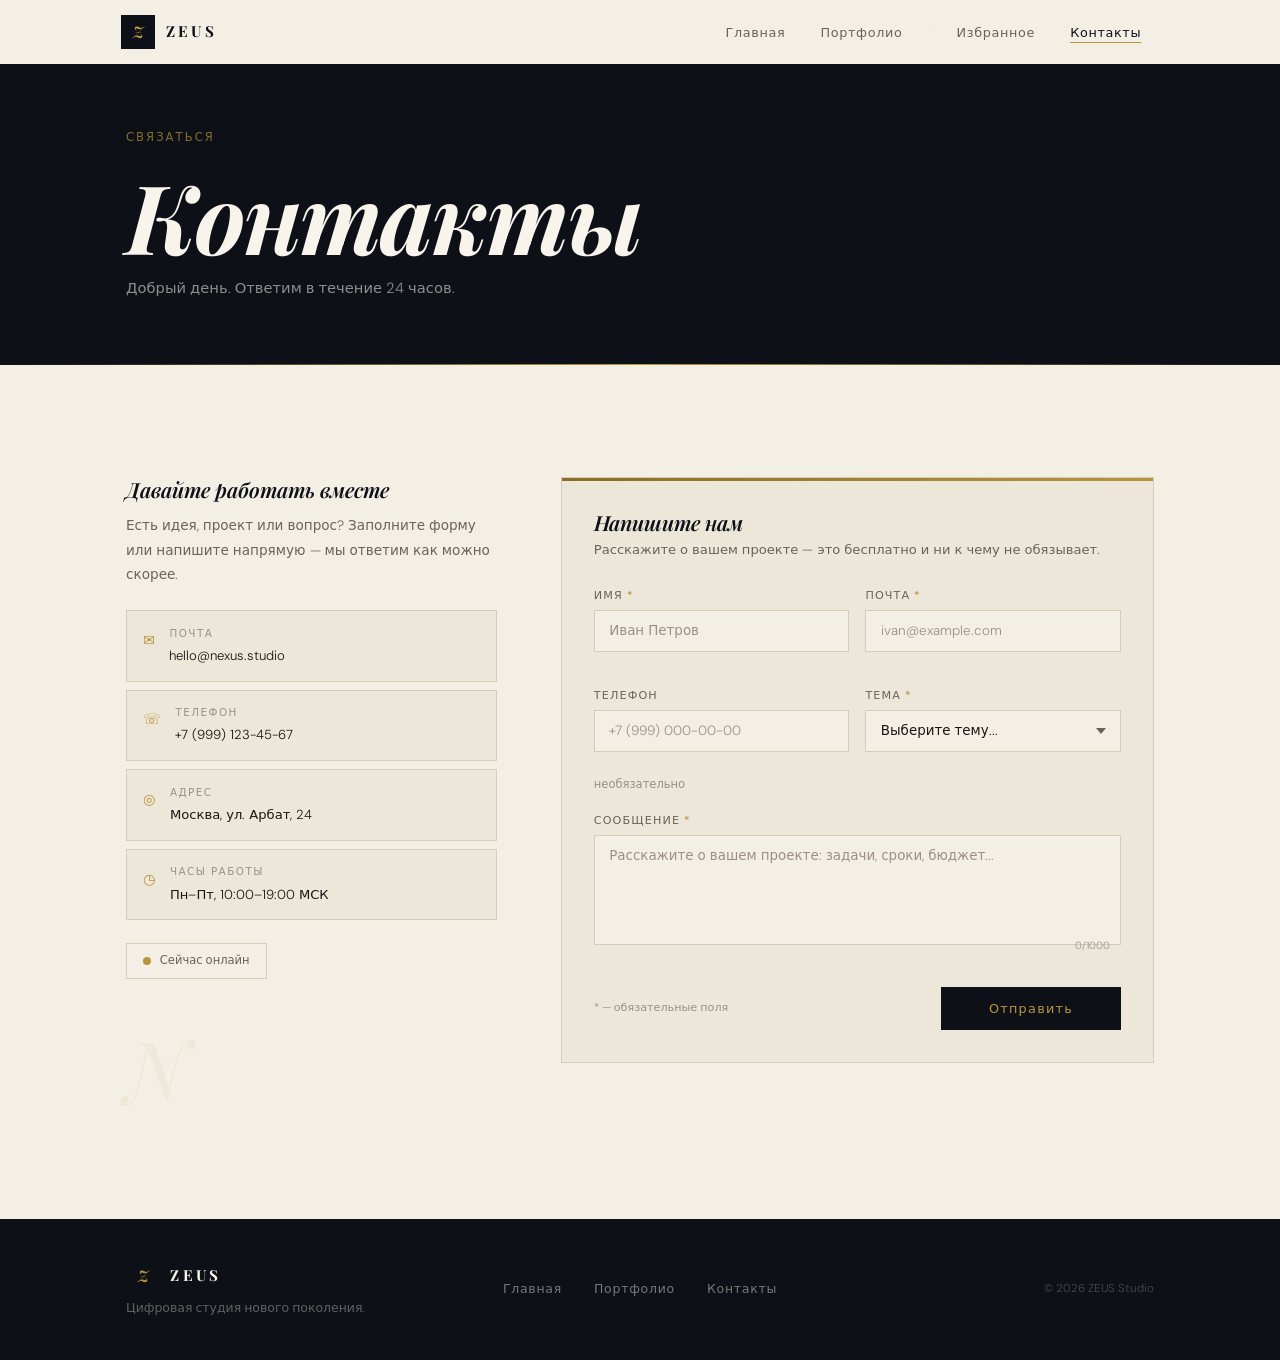
<file: contact.html>
<!DOCTYPE html>
<html lang="ru">
<head>
  <meta charset="UTF-8" />
  <meta name="viewport" content="width=device-width, initial-scale=1.0" />
  <title>Контакты — ZEUS Studio</title>
  <meta name="description" content="Свяжитесь с ZEUS Studio." />
  <link rel="stylesheet" href="style.css" />
  <link rel="preconnect" href="https://fonts.googleapis.com" />
  <link rel="preconnect" href="https://fonts.gstatic.com" crossorigin />
  <link href="https://fonts.googleapis.com/css2?family=Playfair+Display:ital,wght@0,400;0,600;0,700;1,400;1,600&family=DM+Sans:ital,opsz,wght@0,9..40,300;0,9..40,400;0,9..40,500;1,9..40,300&family=DM+Mono:wght@400;500&display=swap" rel="stylesheet" />
</head>
<body class="page-contact">

<header class="site-header" id="site-header">
  <div class="header-inner">
    <a href="index.html" class="logo" aria-label="ZEUS — На главную">
      <span class="logo-mark">Z</span>
      <span class="logo-text">ZEUS</span>
    </a>
    <nav class="main-nav" id="main-nav" role="navigation" aria-label="Главное меню">
      <ul class="nav-list">
        <li><a href="index.html"     class="nav-link">Главная</a></li>
        <li><a href="portfolio.html" class="nav-link">Портфолио</a></li>
        <li><span style="opacity:.3;padding:0 .5rem;color:var(--border-dk)">·</span></li>
        <li><a href="index.html#contests" class="nav-link">Избранное</a></li>
        <li><a href="contact.html"   class="nav-link active" aria-current="page">Контакты</a></li>
      </ul>
    </nav>
    <button class="burger" id="burger" aria-label="Открыть меню" aria-expanded="false">
      <span></span><span></span><span></span>
    </button>
  </div>
</header>

<main>

<section class="page-hero" aria-labelledby="page-title">
  <div class="page-hero-inner">
    <div class="section-label">Связаться</div>
    <h1 class="page-title" id="page-title">Контакты</h1>
    <p class="page-sub">
      <span id="dynamic-greeting">Добрый день</span>. Ответим в течение 24 часов.
    </p>
  </div>
</section>

<section class="section" aria-labelledby="contact-heading">
  <div class="section-inner">
    <div class="contact-layout">

      <!-- Info sidebar -->
      <aside class="contact-info">
        <h2 id="contact-heading">Давайте работать вместе</h2>
        <p>
          Есть идея, проект или вопрос? Заполните форму или напишите напрямую —
          мы ответим как можно скорее.
        </p>

        <div class="contact-details">
          <div class="contact-detail">
            <div class="cd-icon">✉</div>
            <div>
              <div class="cd-label">Почта</div>
              <div class="cd-value"><a href="mailto:hello@nexus.studio">hello@nexus.studio</a></div>
            </div>
          </div>
          <div class="contact-detail">
            <div class="cd-icon">☏</div>
            <div>
              <div class="cd-label">Телефон</div>
              <div class="cd-value">+7 (999) 123-45-67</div>
            </div>
          </div>
          <div class="contact-detail">
            <div class="cd-icon">◎</div>
            <div>
              <div class="cd-label">Адрес</div>
              <div class="cd-value">Москва, ул. Арбат, 24</div>
            </div>
          </div>
          <div class="contact-detail">
            <div class="cd-icon">◷</div>
            <div>
              <div class="cd-label">Часы работы</div>
              <div class="cd-value">Пн–Пт, 10:00–19:00 МСК</div>
            </div>
          </div>
        </div>

        <div id="availability-badge">
          <span id="avail-dot" style="width:8px;height:8px;border-radius:50%;background:var(--gold);display:inline-block;animation:pulseDot 2s infinite;"></span>
          <span id="avail-text" style="font-size:.72rem;">Сейчас онлайн</span>
        </div>

        <div style="margin-top:3rem;font-family:var(--font-serif);font-size:5rem;color:var(--gold);opacity:.08;line-height:1;user-select:none;font-style:italic;" aria-hidden="true">N</div>
      </aside>

      <!-- Form -->
      <div class="contact-form-wrap">
        <h3 class="form-title">Напишите нам</h3>
        <p class="form-subtitle">Расскажите о вашем проекте — это бесплатно и ни к чему не обязывает.</p>

        <form class="contact-form" id="contact-form" novalidate>

          <div class="form-row">
            <div class="field">
              <label for="name">Имя <span class="req">*</span></label>
              <input type="text" id="name" name="name" placeholder="Иван Петров" autocomplete="name" />
              <span class="field-error" role="alert"></span>
            </div>
            <div class="field">
              <label for="email">Почта <span class="req">*</span></label>
              <input type="email" id="email" name="email" placeholder="ivan@example.com" autocomplete="email" />
              <span class="field-error" role="alert"></span>
            </div>
          </div>

          <div class="form-row">
            <div class="field">
              <label for="phone">Телефон</label>
              <input type="tel" id="phone" name="phone" placeholder="+7 (999) 000-00-00" autocomplete="tel" />
              <span class="field-error" role="alert"></span>
              <span class="field-hint">необязательно</span>
            </div>
            <div class="field">
              <label for="subject">Тема <span class="req">*</span></label>
              <select id="subject" name="subject">
                <option value="">Выберите тему...</option>
                <option value="web">Web-дизайн и разработка</option>
                <option value="3d">3D и анимация</option>
                <option value="brand">Брендинг и айдентика</option>
                <option value="consult">Консультация</option>
                <option value="other">Другое</option>
              </select>
              <span class="field-error" role="alert"></span>
            </div>
          </div>

          <div class="field" style="position:relative">
            <label for="msg">Сообщение <span class="req">*</span></label>
            <textarea id="msg" name="msg" rows="5"
              placeholder="Расскажите о вашем проекте: задачи, сроки, бюджет..."></textarea>
            <span class="field-error" role="alert"></span>
            <span class="char-count" id="msg-char-count">0/1000</span>
          </div>

          <div class="submit-row">
            <p class="form-note">* — обязательные поля</p>
            <button type="submit" class="btn-submit" id="submit-btn">
              <span class="btn-text">Отправить</span>
            </button>
          </div>

        </form>

        <div class="form-success" id="form-success" aria-live="polite">
          <div class="success-icon">✓</div>
          <h3 id="success-heading">Сообщение отправлено!</h3>
          <p>Мы свяжемся с вами в ближайшее время. Спасибо за обращение.</p>
          <button class="btn btn-ghost" onclick="location.reload()" style="margin-top:.8rem">
            Отправить ещё
          </button>
        </div>
      </div>

    </div>
  </div>
</section>

</main>

<footer class="site-footer">
  <div class="footer-inner">
    <div class="footer-brand">
      <a href="index.html" class="logo"><span class="logo-mark">Z</span><span class="logo-text">ZEUS</span></a>
      <p>Цифровая студия нового поколения.</p>
    </div>
    <nav class="footer-nav" aria-label="Нижняя навигация">
      <a href="index.html">Главная</a>
      <a href="portfolio.html">Портфолио</a>
      <a href="contact.html">Контакты</a>
    </nav>
    <p class="footer-copy">&copy; 2026 ZEUS Studio</p>
  </div>
</footer>

<style>
@keyframes pulseDot { 0%,100%{opacity:1;transform:scale(1)} 50%{opacity:.35;transform:scale(1.5)} }
</style>

<script src="transitions.js"></script>
<script src="main.js"></script>
<script>
(function(){
  const h = new Date().getHours();
  const d = new Date().getDay();
  const dot  = document.getElementById('avail-dot');
  const text = document.getElementById('avail-text');
  if (!dot||!text) return;
  const ok = [1,2,3,4,5].includes(d) && h >= 10 && h < 19;
  if (!ok) {
    dot.style.background = '#9a9088';
    text.textContent = 'Сейчас не в сети';
  }
})();
</script>
</body>
</html>
</file>
<file: style.css>
/* ═══════════════════════════════════════════════════════════════════
   NEXUS STUDIO — Luxury Editorial Atelier
   ═══════════════════════════════════════════════════════════════════ */

*, *::before, *::after { box-sizing: border-box; margin: 0; padding: 0; }

@import url('https://fonts.googleapis.com/css2?family=Playfair+Display:ital,wght@0,400;0,600;0,700;1,400;1,600&family=DM+Sans:ital,opsz,wght@0,9..40,300;0,9..40,400;0,9..40,500;1,9..40,300&family=DM+Mono:wght@400;500&display=swap');

:root {
  --bg:         #f4efe5;
  --bg2:        #ede7d9;
  --bg3:        #e4dccb;
  --surface:    #0d1117;
  --surface2:   #161c24;
  --surface3:   #1e2630;
  --border:     #d5ccba;
  --border-dk:  #c2b89f;
  --gold:       #b8943c;
  --gold-lt:    #d4ae5c;
  --gold-dk:    #8a6e28;
  --rose:       #9c6b52;
  --text:       #1a1614;
  --text-dim:   #6b6258;
  --text-lt:    #9a9088;
  --ivory:      #f8f4ec;
  --ink:        #0d1117;

  /* Legacy aliases so JS-injected inline styles still reference green/cyan/red */
  --neon-green: #b8943c;
  --neon-yellow:#d4ae5c;
  --neon-cyan:  #6a9e8a;
  --neon-red:   #b54a38;
  --text-dim:   #6b6258;
  --white:      #f8f4ec;

  --font-serif: 'Playfair Display', Georgia, serif;
  --font-sans:  'DM Sans', system-ui, sans-serif;
  --font-mono:  'DM Mono', 'Courier New', monospace;

  /* Legacy font aliases */
  --font-pixel: 'DM Mono', monospace;
  --font-vt:    'DM Mono', monospace;

  --header-h:   64px;
  --max-w:      1140px;
  --ease:       cubic-bezier(0.22,1,0.36,1);
  --r:          2px;
}

html { scroll-behavior: smooth; }

body {
  background: var(--bg);
  color: var(--text);
  font-family: var(--font-sans);
  font-weight: 300;
  line-height: 1.7;
  overflow-x: hidden;
}

a { color: inherit; text-decoration: none; }
img { display: block; max-width: 100%; }
button { border: none; background: none; font-family: var(--font-sans); cursor: pointer; color: inherit; }
ul { list-style: none; }

/* ── Typography ─────────────────────────────────────────────────── */
h1, h2, h3 {
  font-family: var(--font-serif);
  color: var(--ink);
  line-height: 1.2;
  font-weight: 600;
}
h1 { font-size: clamp(2.4rem, 6vw, 4.8rem); }
h2 { font-size: clamp(1.6rem, 3vw, 2.6rem); }
h3 { font-size: clamp(1.1rem, 2vw, 1.4rem); font-weight: 600; }

/* ── Layout helpers ─────────────────────────────────────────────── */
.section { padding: clamp(56px, 9vw, 112px) 0; }
.section-inner { max-width: var(--max-w); margin: 0 auto; padding: 0 clamp(20px, 5vw, 56px); }

.section-label {
  font-family: var(--font-sans);
  font-size: .72rem;
  font-weight: 500;
  letter-spacing: .18em;
  text-transform: uppercase;
  color: var(--gold);
  margin-bottom: 1.2rem;
}

/* ── Scroll Reveal ──────────────────────────────────────────────── */
.reveal { opacity: 0; transform: translateY(24px); transition: opacity .7s var(--ease), transform .7s var(--ease); }
.reveal.visible { opacity: 1; transform: none; }
.reveal-delay-1 { transition-delay: .1s; }
.reveal-delay-2 { transition-delay: .2s; }
.reveal-delay-3 { transition-delay: .3s; }

/* ── Buttons ────────────────────────────────────────────────────── */
.btn {
  display: inline-flex; align-items: center; gap: .5rem;
  padding: .7rem 1.6rem;
  font-family: var(--font-sans); font-size: .82rem; font-weight: 500; letter-spacing: .06em;
  border: 1.5px solid var(--gold);
  color: var(--gold); background: transparent;
  transition: background .2s, color .2s, border-color .2s;
}
.btn:hover { background: var(--gold); color: var(--ivory); border-color: var(--gold); }
.btn:active { opacity: .85; }

.btn-primary {
  background: var(--surface); color: var(--gold); border-color: var(--surface);
}
.btn-primary:hover { background: var(--gold); color: var(--ivory); border-color: var(--gold); }

.btn-ghost { border-color: var(--border-dk); color: var(--text-dim); }
.btn-ghost:hover { border-color: var(--gold); color: var(--gold); background: transparent; }

/* ══════════════════════ HEADER ══════════════════════════════════ */
.site-header {
  position: fixed; top: 0; left: 0; right: 0;
  height: var(--header-h); z-index: 1000;
  background: var(--bg);
  border-bottom: 1px solid transparent;
  transition: border-color .3s, background .3s, box-shadow .3s;
}
.site-header.scrolled {
  background: rgba(244, 239, 229, .97);
  border-bottom-color: var(--border);
  box-shadow: 0 4px 24px rgba(0,0,0,.06);
}
.header-inner {
  max-width: var(--max-w); margin: 0 auto;
  padding: 0 clamp(16px, 4vw, 56px);
  height: 100%; display: flex; align-items: center; justify-content: space-between;
}

/* Logo */
.logo { display: flex; align-items: center; gap: .65rem; }
.logo-mark {
  width: 34px; height: 34px; background: var(--surface);
  color: var(--gold); display: flex; align-items: center; justify-content: center;
  font-family: var(--font-serif); font-size: 1rem; font-weight: 700; font-style: italic;
}
.logo-text {
  font-family: var(--font-serif); font-size: .95rem; font-weight: 700;
  letter-spacing: .22em; color: var(--ink); text-transform: uppercase;
}

/* Desktop nav */
.main-nav .nav-list { display: flex; gap: 0; }
.nav-link {
  font-family: var(--font-sans); font-size: .8rem; font-weight: 400; letter-spacing: .05em;
  color: var(--text-dim); padding: .5rem 1.1rem;
  position: relative; transition: color .2s;
}
.nav-link::after {
  content: ''; position: absolute; bottom: 6px; left: 1.1rem; right: 1.1rem;
  height: 1px; background: var(--gold); transform: scaleX(0);
  transform-origin: left; transition: transform .3s var(--ease);
}
.nav-link:hover { color: var(--ink); }
.nav-link:hover::after { transform: scaleX(1); }
.nav-link.active { color: var(--ink); font-weight: 500; }
.nav-link.active::after { transform: scaleX(1); }

/* Burger */
.burger { display: none; flex-direction: column; gap: 5px; padding: 8px; }
.burger span { display: block; width: 22px; height: 1.5px; background: var(--ink); transition: transform .3s, opacity .3s; }
.burger.open span:nth-child(1) { transform: translateY(6.5px) rotate(45deg); }
.burger.open span:nth-child(2) { opacity: 0; }
.burger.open span:nth-child(3) { transform: translateY(-6.5px) rotate(-45deg); }

/* Mobile overlay */
.mobile-nav-overlay {
  display: none; position: fixed; inset: 0; background: var(--surface); z-index: 999;
  flex-direction: column; align-items: center; justify-content: center; gap: 3rem;
}
.mobile-nav-overlay.open { display: flex; }
.mobile-nav-overlay .nav-link {
  font-family: var(--font-serif); font-size: 2rem; color: var(--ivory);
  font-style: italic;
}
.mobile-nav-overlay .nav-link.active { color: var(--gold); }

/* ══════════════════════ HERO ════════════════════════════════════ */
.hero {
  padding-top: calc(var(--header-h) + 2rem);
  padding-bottom: 4rem;
  position: relative; overflow: hidden;
  background: var(--bg);
}
.hero-inner { max-width: var(--max-w); margin: 0 auto; padding: 0 clamp(20px, 5vw, 56px); }

.hero-title {
  font-family: var(--font-serif);
  font-size: clamp(3rem, 9vw, 7.5rem);
  font-weight: 700;
  line-height: 1.0;
  color: var(--ink);
  letter-spacing: -.02em;
  margin-bottom: 1.5rem;
}
.hero-title .accent {
  color: var(--gold);
  font-style: italic;
  display: block;
}

/* Hero scene — rethemed from pixel city */
.hero-scene {
  position: relative;
  height: 380px;
  background: var(--surface);
  overflow: hidden;
  margin: 2.5rem 0 0;
}

/* Pixel buildings — repainted in dark tones */
.hero-bg-city {
  position: absolute; inset: 0;
  background: linear-gradient(180deg, #0d1117 0%, #161c24 40%, #1e2630 100%);
}
.px-buildings {
  position: absolute; bottom: 0; left: 0; right: 0;
  display: flex; align-items: flex-end; gap: 4px; padding: 0 12px;
}
.px-bld {
  flex-shrink: 0; background: var(--surface3);
  border-top: 2px solid var(--gold);
  position: relative;
}
.px-bld-windows {
  display: grid; grid-template-columns: repeat(3, 1fr);
  gap: 4px; padding: 6px;
}
.px-win {
  aspect-ratio: 1; background: transparent;
  border: 1px solid rgba(184, 148, 60, .2);
}
.px-win:nth-child(odd) { background: rgba(184, 148, 60, .08); }

/* Neon signs */
.px-sign {
  position: absolute;
  font-family: var(--font-serif);
  animation: signFlicker 3s steps(2) infinite;
}
@keyframes signFlicker { 0%, 100% { opacity: 1; } 50% { opacity: .7; } }

/* Walking character */
.hero-char {
  position: absolute; bottom: 12px; left: 60px;
  font-size: 1.8rem;
  animation: heroWalk 4s steps(4) infinite;
}
@keyframes heroWalk { from { left: 10%; } to { left: 90%; } }

/* Hero info box */
.hero-info-box {
  position: absolute; top: 20px; right: 20px;
  background: rgba(244, 239, 229, .08);
  border: 1px solid rgba(184, 148, 60, .3);
  padding: 1rem 1.2rem;
  max-width: 220px;
  font-size: .78rem;
  color: rgba(248, 244, 236, .75);
  line-height: 1.6;
  backdrop-filter: blur(4px);
}

/* Hero CTA box */
.hero-cta-box {
  position: absolute; bottom: 20px; right: 20px;
  display: flex; gap: .6rem;
}
.hero-cta-box .btn {
  font-size: .75rem; padding: .5rem 1rem;
  background: rgba(13, 17, 23, .7);
  border-color: rgba(184, 148, 60, .5);
  color: var(--gold-lt);
  backdrop-filter: blur(4px);
}
.hero-cta-box .btn:hover {
  background: var(--gold); color: var(--ivory); border-color: var(--gold);
}
.hero-cta-box .btn-primary {
  background: var(--gold); color: var(--ivory); border-color: var(--gold);
}
.hero-cta-box .btn-primary:hover { background: var(--gold-dk); border-color: var(--gold-dk); }

/* ══════════════════════ BEST ARTS ══════════════════════════════ */
.best-arts-section { background: var(--bg2); }

.best-arts-tag {
  font-family: var(--font-serif);
  font-size: clamp(1.2rem, 2.5vw, 1.8rem);
  font-weight: 600;
  color: var(--ink);
  margin-bottom: 2rem;
  padding-bottom: .8rem;
  border-bottom: 1px solid var(--border);
}

.best-arts-layout {
  display: grid; grid-template-columns: 2fr 1fr; gap: 1.5rem; align-items: start;
}

.featured-card {
  position: relative; overflow: hidden; aspect-ratio: 4/3;
  background: var(--surface);
}
.featured-card:hover .featured-bg img { transform: scale(1.04); }
.featured-bg {
  position: absolute; inset: 0; overflow: hidden;
  transition: filter .3s;
}
.featured-bg img { width: 100%; height: 100%; object-fit: cover; transition: transform .6s var(--ease); }

.art-like {
  position: absolute; top: 14px; right: 14px;
  font-size: 1.4rem; color: var(--ivory);
  background: rgba(13, 17, 23, .4);
  border: 1px solid rgba(255,255,255,.1);
  width: 40px; height: 40px;
  display: flex; align-items: center; justify-content: center;
  transition: background .2s, color .2s;
}
.art-like:hover { background: rgba(184, 148, 60, .3); color: var(--gold); }
.art-like.liked { color: var(--rose); }

.featured-overlay {
  position: absolute; bottom: 0; left: 0; right: 0;
  padding: 1.2rem 1.4rem;
  background: linear-gradient(to top, rgba(13,17,23,.85) 0%, transparent 100%);
  display: flex; flex-direction: column; gap: .5rem;
}
.art-author { display: flex; align-items: center; gap: .65rem; }
.art-avatar {
  width: 30px; height: 30px; background: var(--gold);
  color: var(--surface); display: flex; align-items: center; justify-content: center;
  font-family: var(--font-serif); font-weight: 700; font-size: .85rem;
}
.art-name   { font-size: .78rem; color: var(--ivory); font-weight: 500; line-height: 1.2; }
.art-handle { font-size: .68rem; color: rgba(248,244,236,.5); }
.art-title  { font-family: var(--font-serif); font-size: 1rem; color: var(--ivory); font-style: italic; }

/* Thumbnail grid */
.thumb-grid {
  display: grid; grid-template-columns: 1fr 1fr; gap: .7rem;
}
.thumb {
  position: relative; overflow: hidden;
  aspect-ratio: 1; background: var(--surface2);
  cursor: pointer;
}
.thumb:hover .thumb-img img { transform: scale(1.08); }
.thumb-img { position: absolute; inset: 0; overflow: hidden; }
.thumb-img img { width: 100%; height: 100%; object-fit: cover; transition: transform .4s var(--ease); }

.t1 { grid-column: 1; grid-row: 1; }
.t2 { grid-column: 2; grid-row: 1; }
.t3 { grid-column: 1; grid-row: 2; }
.t4 { grid-column: 2; grid-row: 2; }
.t5 { grid-column: 1 / 3; grid-row: 3; aspect-ratio: 2/1; }
.t6 { display: none; }

.contests-row {
  display: flex; justify-content: space-between; align-items: center;
  padding: 1rem 1.4rem;
  background: var(--surface);
  color: var(--gold); font-weight: 500; font-size: .82rem;
  letter-spacing: .06em; cursor: pointer;
  transition: background .2s;
  margin-top: .7rem;
}
.contests-row:hover { background: var(--gold); color: var(--ivory); }
.contests-arrow { font-family: var(--font-serif); font-size: 1.1rem; }

/* ══════════════════════ SLIDER ════════════════════════════════ */
.slider-section { background: var(--surface); }
.slider-section .section-label { color: var(--gold); }
.slider-section h2 { color: var(--ivory); }

.slider-wrap { position: relative; }

.slider {
  position: relative; overflow: hidden;
  border: 1px solid rgba(184, 148, 60, .2);
}
.slide {
  display: none; grid-template-columns: 1fr 1fr;
  min-height: 320px;
}
.slide.active { display: grid; }

.slide-img {
  position: relative; overflow: hidden; min-height: 240px;
}
.slide-img img { position: absolute; inset: 0; width: 100%; height: 100%; object-fit: cover; }

.slide-body {
  padding: 2.5rem 2rem;
  background: var(--surface2);
  border-left: 1px solid rgba(184, 148, 60, .15);
  display: flex; flex-direction: column; justify-content: center; gap: .8rem;
}
.slide-tag {
  font-size: .72rem; font-weight: 500; letter-spacing: .14em; text-transform: uppercase;
  color: var(--gold); display: block;
}
.slide-body h3 { font-family: var(--font-serif); font-size: 1.4rem; color: var(--ivory); }
.slide-body p  { font-size: .85rem; color: rgba(248,244,236,.6); line-height: 1.7; }
.slide-link {
  font-size: .78rem; font-weight: 500; color: var(--gold); letter-spacing: .05em;
  display: inline-flex; align-items: center; gap: .4rem;
  border-bottom: 1px solid rgba(184, 148, 60, .35);
  padding-bottom: 2px; width: fit-content;
  transition: border-color .2s, color .2s;
}
.slide-link:hover { border-color: var(--gold); color: var(--gold-lt); }

.slider-controls {
  display: flex; align-items: center; gap: 1rem; margin-top: 1.2rem; justify-content: center;
}
.slider-btn {
  width: 38px; height: 38px;
  background: transparent; border: 1px solid rgba(184,148,60,.4); color: var(--gold);
  font-size: 1.2rem; display: flex; align-items: center; justify-content: center;
  transition: background .2s, color .2s;
}
.slider-btn:hover { background: var(--gold); color: var(--surface); }

.slider-dots { display: flex; gap: .5rem; }
.dot {
  width: 8px; height: 8px; background: rgba(184,148,60,.25);
  border: none; cursor: pointer; transition: background .2s;
}
.dot.active { background: var(--gold); }

/* ══════════════════════ SERVICES ════════════════════════════════ */
.services-grid {
  display: grid; grid-template-columns: repeat(4, 1fr); gap: 0;
  border: 1px solid var(--border); margin-top: 2.5rem;
}
.service-card {
  padding: 2rem 1.6rem;
  border-right: 1px solid var(--border);
  background: var(--bg);
  transition: background .2s;
}
.service-card:last-child { border-right: none; }
.service-card:hover { background: var(--bg2); }
.service-num {
  font-family: var(--font-serif); font-size: 2.2rem; font-weight: 700; font-style: italic;
  color: var(--gold); opacity: .35; line-height: 1; margin-bottom: .8rem;
}
.service-card h3 {
  font-family: var(--font-serif); font-size: 1rem; margin-bottom: .6rem;
  color: var(--ink);
}
.service-card p { font-size: .82rem; color: var(--text-dim); line-height: 1.7; }

/* ══════════════════════ STATS ═══════════════════════════════════ */
.stats-section { background: var(--surface); }

.stats-grid {
  display: grid; grid-template-columns: repeat(4, 1fr);
  gap: 0;
}
.stat {
  padding: 2.5rem 2rem;
  border-right: 1px solid rgba(184,148,60,.15);
  text-align: left;
}
.stat:last-child { border-right: none; }

.stat-num {
  font-family: var(--font-serif); font-size: clamp(2.5rem, 5vw, 4rem);
  font-weight: 700; color: var(--gold); line-height: 1; display: inline;
}
.stat-suf {
  font-family: var(--font-serif); font-size: clamp(1.5rem, 3vw, 2.5rem);
  color: var(--gold-lt); font-style: italic;
}
.stat p { font-size: .78rem; color: rgba(248,244,236,.45); letter-spacing: .08em; text-transform: uppercase; margin-top: .5rem; }

/* ══════════════════════ CTA ═════════════════════════════════════ */
.cta-section { background: var(--bg2); }
.cta-frame {
  display: flex; flex-direction: column; align-items: flex-start; gap: 1.2rem;
  padding: 3.5rem 3rem;
  background: var(--surface);
  position: relative; overflow: hidden;
}
.cta-frame::before {
  content: '';
  position: absolute; top: 0; left: 0; right: 0; height: 3px;
  background: linear-gradient(90deg, var(--gold-dk), var(--gold), var(--gold-lt));
}
.cta-frame h2 {
  font-family: var(--font-serif); font-size: clamp(1.5rem, 3.5vw, 2.6rem);
  color: var(--ivory); font-style: italic;
}
.cta-frame p { font-size: .88rem; color: rgba(248,244,236,.6); max-width: 420px; }
.cta-frame .btn-primary { font-size: .82rem; padding: .75rem 1.8rem; }

/* ══════════════════════ PAGE HERO ════════════════════════════════ */
.page-hero {
  padding-top: calc(var(--header-h) + 4rem);
  padding-bottom: 4rem;
  background: var(--surface);
  position: relative; overflow: hidden;
}
.page-hero::after {
  content: '';
  position: absolute; bottom: 0; left: 0; right: 0; height: 1px;
  background: linear-gradient(90deg, transparent, var(--gold), transparent);
}
.page-hero-inner { max-width: var(--max-w); margin: 0 auto; padding: 0 clamp(20px, 5vw, 56px); }
.page-hero .section-label { color: rgba(184,148,60,.7); }
.page-title {
  font-family: var(--font-serif);
  font-size: clamp(2.8rem, 8vw, 6rem);
  font-weight: 700; font-style: italic;
  color: var(--ivory); line-height: 1;
  margin-bottom: .8rem; letter-spacing: -.02em;
}
.page-sub { font-size: .92rem; color: rgba(248,244,236,.55); max-width: 480px; }

/* ══════════════════════ THREE.JS ════════════════════════════════ */
.threejs-section { background: var(--surface2); }
.threejs-section h2 { color: var(--ivory); }
.threejs-section p  { color: rgba(248,244,236,.5); }

.three-canvas-wrap {
  position: relative; width: 100%; height: 500px;
  background: #080c10;
  border: 1px solid rgba(184,148,60,.2);
  overflow: hidden;
}
#three-canvas { width: 100%; height: 100%; display: block; }

.three-hud {
  position: absolute; top: 16px; left: 20px;
  font-family: var(--font-mono); font-size: .72rem;
  color: var(--gold); letter-spacing: .12em;
}
.three-hint { color: rgba(184,148,60,.45); font-size: .65rem; margin-top: .25rem; }

.three-controls-ui {
  position: absolute; bottom: 16px; right: 16px;
  display: flex; gap: .5rem;
}
.three-ctrl-btn {
  padding: .35rem .8rem;
  background: rgba(13,17,23,.75);
  border: 1px solid rgba(184,148,60,.3);
  color: var(--gold); font-size: .68rem; font-family: var(--font-mono);
  letter-spacing: .08em; transition: background .2s;
}
.three-ctrl-btn:hover, .three-ctrl-btn.active {
  background: var(--gold); color: var(--surface);
}

/* ══════════════════════ PORTFOLIO FILTER ═══════════════════════ */
.filter-bar {
  display: flex; gap: .3rem; flex-wrap: wrap; margin-bottom: 2rem;
}
.filter-btn {
  padding: .4rem 1rem;
  font-family: var(--font-sans); font-size: .76rem; font-weight: 400;
  letter-spacing: .05em; color: var(--text-dim);
  border: 1px solid transparent; transition: all .2s;
}
.filter-btn:hover { color: var(--ink); border-color: var(--border); }
.filter-btn.active {
  background: var(--surface); color: var(--gold);
  border-color: var(--surface); font-weight: 500;
}

/* ══════════════════════ PORTFOLIO GRID ═════════════════════════ */
.portfolio-grid {
  display: grid; grid-template-columns: repeat(3, 1fr); gap: 1.5px;
  background: var(--border);
  border: 1.5px solid var(--border);
}
.portfolio-card {
  background: var(--bg); display: flex; flex-direction: column;
  cursor: pointer; transition: background .2s; position: relative; overflow: hidden;
}
.portfolio-card:hover { background: var(--bg2); }
.portfolio-card.hidden { display: none; }

.pcard-img { height: 200px; position: relative; overflow: hidden; }
.pcard-img img { width: 100%; height: 100%; object-fit: cover; transition: transform .5s var(--ease); }
.portfolio-card:hover .pcard-img img { transform: scale(1.05); }
.pcard-img::after {
  content: ''; position: absolute; inset: 0;
  background: linear-gradient(to bottom, transparent 50%, rgba(26,22,20,.5));
}

.pcard-body { padding: 1.4rem 1.2rem; flex: 1; }
.pcard-tags { display: flex; gap: .4rem; flex-wrap: wrap; margin-bottom: .6rem; }
.pcard-tags span {
  font-size: .68rem; color: var(--gold); letter-spacing: .1em; text-transform: uppercase;
  border: 1px solid rgba(184,148,60,.3); padding: .1rem .5rem;
}
.pcard-body h3 { font-family: var(--font-serif); font-size: 1rem; margin-bottom: .4rem; }
.pcard-body p  { font-size: .8rem; color: var(--text-dim); line-height: 1.6; }

.pcard-hover-bar {
  height: 0; overflow: hidden; background: var(--surface);
  display: flex; align-items: center; justify-content: center;
  font-size: .75rem; font-weight: 500; color: var(--gold);
  letter-spacing: .12em; transition: height .25s var(--ease);
}
.portfolio-card:hover .pcard-hover-bar { height: 40px; }

/* ══════════════════════ CONTACT ════════════════════════════════ */
.contact-layout { display: grid; grid-template-columns: 1fr 1.6fr; gap: 4rem; align-items: start; }

.contact-info h2 {
  font-family: var(--font-serif); font-size: 1.3rem; margin-bottom: .8rem; font-style: italic;
}
.contact-info p  { font-size: .85rem; color: var(--text-dim); line-height: 1.8; margin-bottom: 1.4rem; }

.contact-details { display: flex; flex-direction: column; gap: .5rem; }
.contact-detail {
  display: flex; align-items: flex-start; gap: .9rem;
  padding: .85rem 1rem;
  border: 1px solid var(--border);
  background: var(--bg2);
  transition: border-color .2s;
}
.contact-detail:hover { border-color: var(--gold); }
.cd-icon { font-size: .9rem; color: var(--gold); flex-shrink: 0; margin-top: .2rem; }
.cd-label {
  font-size: .65rem; font-weight: 500; letter-spacing: .14em; text-transform: uppercase;
  color: var(--text-lt); margin-bottom: .15rem;
}
.cd-value { font-size: .82rem; color: var(--text); }

/* ══════════════════════ FORM ═══════════════════════════════════ */
.contact-form-wrap {
  background: var(--bg2);
  border: 1px solid var(--border);
  padding: 2rem 2rem 2rem;
  position: relative;
}
.contact-form-wrap::before {
  content: '';
  position: absolute; top: 0; left: 0; right: 0; height: 3px;
  background: linear-gradient(90deg, var(--gold-dk), var(--gold));
}
.form-title    { font-family: var(--font-serif); font-size: 1.3rem; font-style: italic; color: var(--ink); margin-bottom: .3rem; }
.form-subtitle { font-size: .82rem; color: var(--text-dim); margin-bottom: 1.5rem; }
.contact-form  { display: flex; flex-direction: column; gap: 1rem; }
.form-row      { display: grid; grid-template-columns: 1fr 1fr; gap: 1rem; }
.field         { display: flex; flex-direction: column; gap: .35rem; position: relative; }

.field label {
  font-size: .7rem; font-weight: 500; letter-spacing: .1em; text-transform: uppercase;
  color: var(--text-dim);
}
.field label .req { color: var(--gold); }

.field input, .field select, .field textarea {
  background: var(--bg); border: 1px solid var(--border);
  padding: .7rem .9rem; color: var(--text);
  font-family: var(--font-sans); font-size: .84rem; font-weight: 300;
  outline: none; width: 100%; resize: none; appearance: none;
  transition: border-color .2s, box-shadow .2s;
}
.field select {
  background-image: url("data:image/svg+xml,%3Csvg xmlns='http://www.w3.org/2000/svg' width='10' height='6'%3E%3Cpath d='M0 0l5 6 5-6z' fill='%236b6258'/%3E%3C/svg%3E");
  background-repeat: no-repeat; background-position: right .9rem center; padding-right: 2rem;
}
.field select option { background: var(--bg); color: var(--text); }
.field input::placeholder, .field textarea::placeholder { color: var(--text-lt); }
.field input:focus, .field select:focus, .field textarea:focus {
  border-color: var(--gold);
  box-shadow: 0 0 0 3px rgba(184, 148, 60, .1);
}
.field.error   input, .field.error   select, .field.error   textarea { border-color: var(--neon-red); }
.field.success input, .field.success select, .field.success textarea { border-color: #6a9e7a; }
.field-error { font-size: .7rem; color: var(--neon-red); min-height: 1.1em; }
.field-hint  { font-size: .72rem; color: var(--text-lt); }
.char-count  { position: absolute; bottom: .5rem; right: .7rem; font-size: .65rem; color: var(--text-lt); pointer-events: none; }
.char-count.over { color: var(--neon-red); }

.submit-row { display: flex; align-items: center; justify-content: space-between; gap: 1rem; flex-wrap: wrap; margin-top: .5rem; }
.form-note { font-size: .7rem; color: var(--text-lt); }

.btn-submit {
  background: var(--surface); color: var(--gold);
  padding: .75rem 2rem; font-family: var(--font-sans); font-size: .8rem;
  font-weight: 500; letter-spacing: .1em;
  border: 1px solid var(--surface);
  min-width: 180px; text-align: center;
  display: inline-flex; align-items: center; justify-content: center; gap: .4rem;
  position: relative; transition: all .2s;
}
.btn-submit:hover { background: var(--gold); color: var(--ivory); border-color: var(--gold); }
.btn-submit:active { opacity: .85; }
.btn-submit.loading .btn-text { opacity: 0; }
.btn-submit.loading::after {
  content: 'Sending…'; position: absolute;
  font-family: var(--font-mono); font-size: .72rem; color: var(--gold);
}
.btn-submit:disabled { opacity: .6; }

.form-success { display: none; text-align: center; padding: 2.5rem 1rem; flex-direction: column; align-items: center; gap: 1.2rem; }
.form-success.show { display: flex; }
.success-icon {
  width: 56px; height: 56px; border: 1.5px solid var(--gold);
  display: flex; align-items: center; justify-content: center; font-size: 1.6rem;
  color: var(--gold); background: rgba(184,148,60,.06);
  animation: pixelPop .4s var(--ease) both;
}
@keyframes pixelPop { from { transform: scale(.5); opacity: 0; } to { transform: scale(1); opacity: 1; } }
.form-success h3 { font-family: var(--font-serif); font-size: 1.2rem; font-style: italic; }
.form-success p  { font-size: .84rem; color: var(--text-dim); }

/* Availability badge */
#availability-badge {
  display: inline-flex; align-items: center; gap: .55rem; margin-top: 1.4rem;
  padding: .45rem 1rem; border: 1px solid var(--border);
  font-size: .75rem; color: var(--text-dim); background: var(--bg);
}
@keyframes pulseDot { 0%,100%{opacity:1;transform:scale(1)} 50%{opacity:.4;transform:scale(1.4)} }

/* ══════════════════════ FOOTER ══════════════════════════════════ */
.site-footer { background: var(--surface); padding: 2.5rem 0; }
.footer-inner {
  max-width: var(--max-w); margin: 0 auto;
  padding: 0 clamp(20px, 5vw, 56px);
  display: grid; grid-template-columns: 1fr auto 1fr; gap: 2rem; align-items: center;
}
.footer-brand p { font-size: .78rem; color: rgba(248,244,236,.35); margin-top: .35rem; }
.footer-brand .logo-text { color: var(--ivory); }

.footer-nav { display: flex; gap: 2rem; justify-content: center; }
.footer-nav a {
  font-size: .78rem; color: rgba(248,244,236,.45); letter-spacing: .06em;
  transition: color .2s;
}
.footer-nav a:hover { color: var(--gold); }

.footer-copy { font-size: .72rem; color: rgba(248,244,236,.25); text-align: right; }

/* ══════════════════════ RESPONSIVE ════════════════════════════ */
@media (max-width: 1024px) {
  .portfolio-grid { grid-template-columns: repeat(2, 1fr); }
  .stats-grid { grid-template-columns: repeat(2, 1fr); }
  .contact-layout { grid-template-columns: 1fr; gap: 2.5rem; }
  .best-arts-layout { grid-template-columns: 1fr; }
  .services-grid { grid-template-columns: repeat(2, 1fr); }
  .footer-inner { grid-template-columns: 1fr; text-align: center; gap: 1.2rem; }
  .footer-copy, .footer-nav { text-align: center; justify-content: center; }
}
@media (max-width: 768px) {
  .main-nav { display: none; }
  .burger { display: flex; }
  .slide { grid-template-columns: 1fr; }
  .slide-img { min-height: 180px; }
  .slide-body { padding: 1.4rem 1.2rem; border-left: none; border-top: 1px solid rgba(184,148,60,.15); }
  #three-canvas { height: 300px; }
  .three-canvas-wrap { height: 300px; }
  .three-controls-ui { flex-wrap: wrap; justify-content: center; left: .5rem; right: .5rem; bottom: .5rem; }
  .hero-info-box { max-width: 160px; font-size: .7rem; padding: .7rem; }
  .hero-cta-box .btn { font-size: .68rem; padding: .4rem .75rem; }
}
@media (max-width: 540px) {
  .portfolio-grid { grid-template-columns: 1fr; }
  .stats-grid { grid-template-columns: 1fr 1fr; }
  .services-grid { grid-template-columns: 1fr; }
  .submit-row { flex-direction: column; }
  .btn-submit { width: 100%; }
  .form-row { grid-template-columns: 1fr; }
  .best-arts-layout, .thumb-grid { grid-template-columns: 1fr; }
  .service-card { border-right: none; border-bottom: 1px solid var(--border); }
  .stat { border-right: none; border-bottom: 1px solid rgba(184,148,60,.1); }
}

/* Stats animation */
.stat { animation: statAppear .6s var(--ease) both; }
@keyframes statAppear { from { opacity: 0; transform: translateY(20px); } to { opacity: 1; transform: none; } }
.stats-grid .stat:nth-child(1) { animation-delay: 0s; }
.stats-grid .stat:nth-child(2) { animation-delay: .1s; }
.stats-grid .stat:nth-child(3) { animation-delay: .2s; }
.stats-grid .stat:nth-child(4) { animation-delay: .3s; }
</file>
